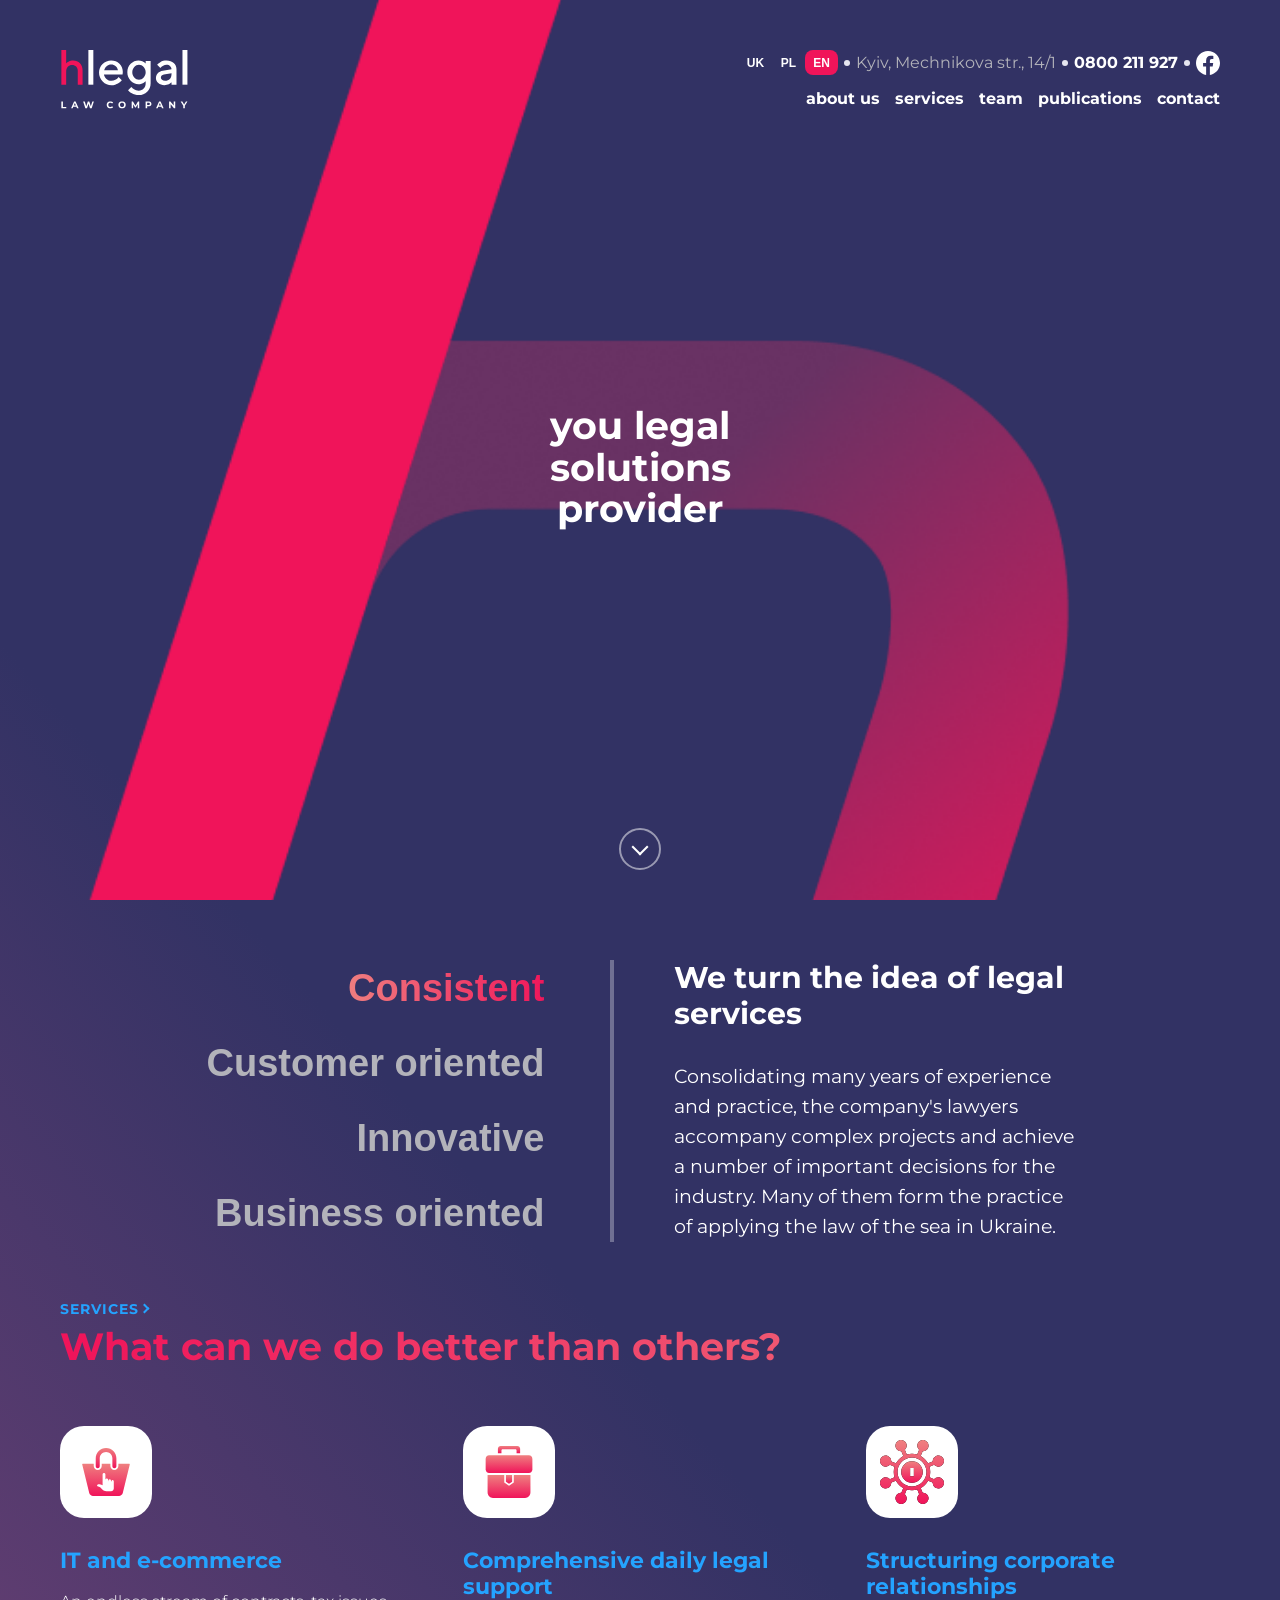
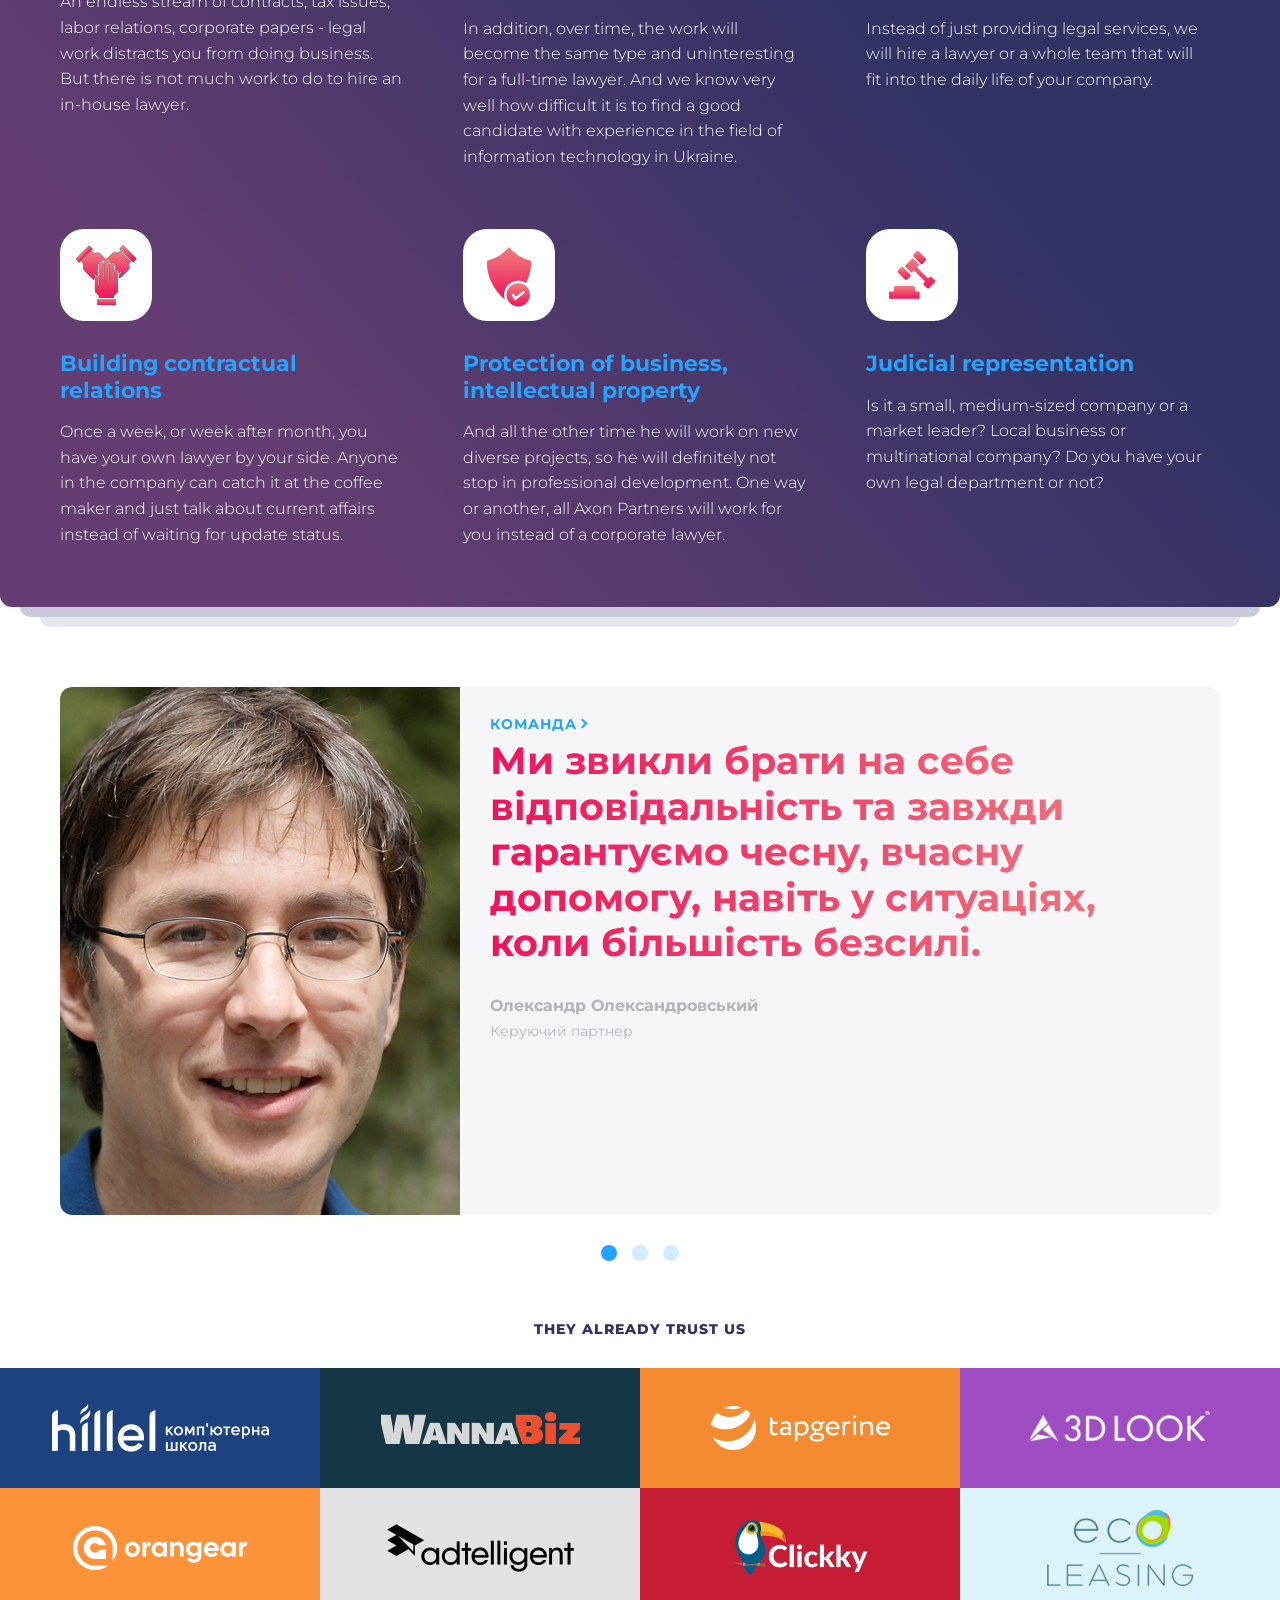
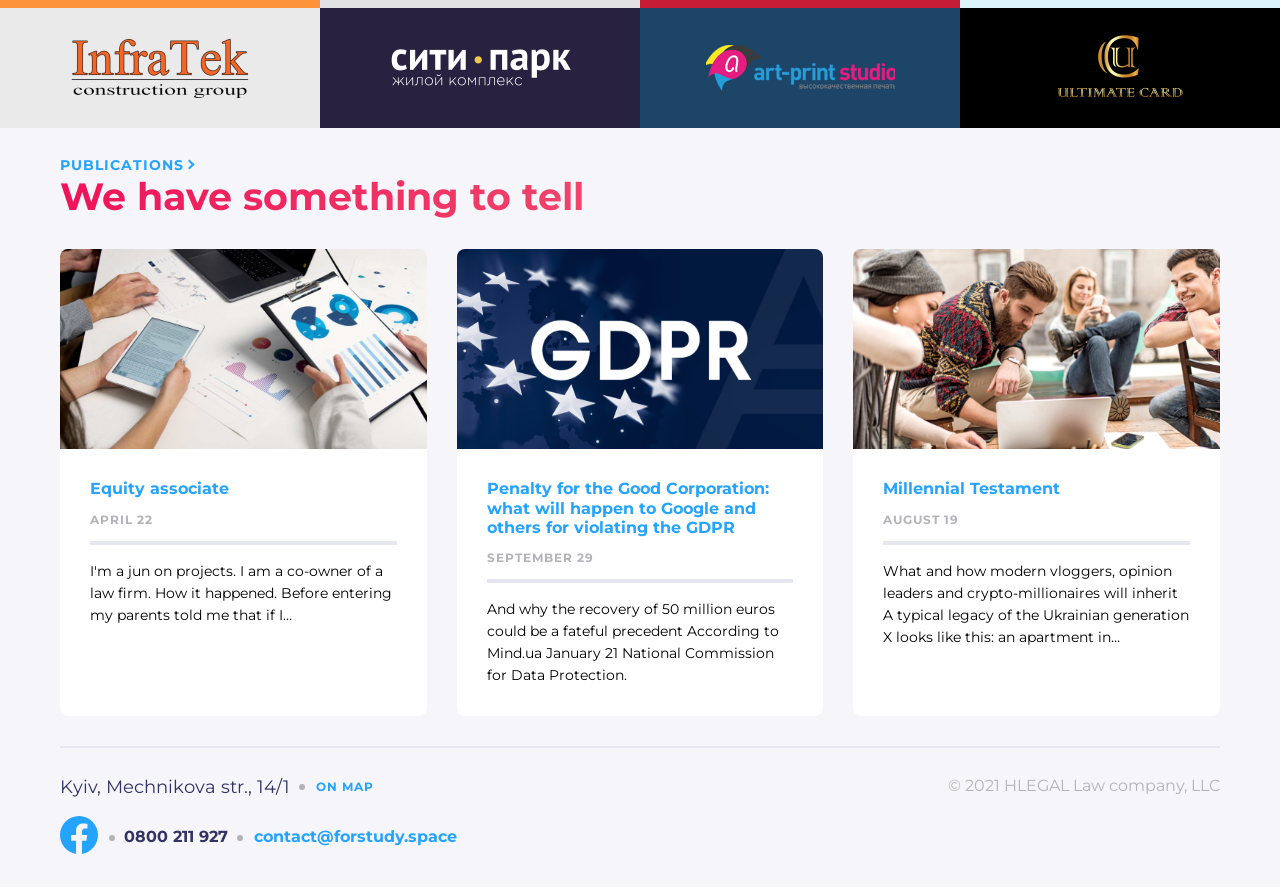
<file: index.html>
<!DOCTYPE html>
<html lang="en">

<head>
    <meta charset="UTF-8">
    <meta name="viewport" content="width=device-width, initial-scale=1.0">
    <title>hw-14</title>

    <link rel="stylesheet" href="css/index.css">
    <link rel="stylesheet" href="css/main-page.css">
    <script src="js/script.js"></script>
</head>

<body>
    <main>

        <div class="wrapper-gradient">

            <section class="hero">

                <header class="header-wrapper">
                    <div class="language-wrapper">
                        <div class="language">
                            <button>UK</button>
                            <button>PL</button>
                            <button class="active">EN</button>
                        </div>
                        <p class="header-address">Kyiv, Mechnikova str., 14/1</p>
                        <a class="header-tel" href="tel:0800211927">0800 211 927</a>
                        <a class="header-facebook" href="#">
                            <svg width="24" height="24">
                                <use href="/img/sprite.svg#facebook"></use>
                            </svg>
                        </a>

                    </div>

                    <div class="logo-wrapper">
                        <a href="/">
                            <img class="header-logo" src="img/logo.svg" alt="logo" />
                        </a>

                        <button class="burger-menu" id="menu">
                            <span></span>
                        </button>
                    </div>

                    <nav class="desktop-menu">
                        <ul class="header-menu">
                            <li><a href="/about.html" class="nav-link">about us</a></li>
                            <li><a href="/services.html" class="nav-link">services</a></li>
                            <li><a href="#" class="nav-link">team</a></li>
                            <li><a href="#" class="nav-link">publications</a></li>
                            <li><a href="/contact.html" class="nav-link">contact</a></li>
                        </ul>
                    </nav>

                </header>

                <h1>you legal solutions provider</h1>

                <button class="header-btn"></button>

                <div class="mobile-panel" id="panel">

                    <button class="close-btn" id="close-menu"></button>

                    <nav class="mobile-menu">
                        <ul>
                            <li><a href="/about.html" class="mobile-navlink">about us</a></li>
                            <li><a href="/services.html" class="mobile-navlink">послуги</a></li>
                            <li><a href="#" class="mobile-navlink">команда</a></li>
                            <li><a href="#" class="mobile-navlink active">публікації</a></li>
                            <li><a href="/contact.html" class="mobile-navlink">контакти</a></li>
                        </ul>
                    </nav>

                </div>

            </section>


            <section class="advantages">

                <ul class="btn-list">
                    <li><button class="active">Consistent</button></li>
                    <li><button>Customer oriented</button></li>
                    <li><button>Innovative</button></li>
                    <li><button>Business oriented</button></li>
                </ul>

                <span class="separator"></span>

                <div class="legal-services">

                    <h2>We turn the idea of legal services</h2>

                    <p>Consolidating many years of experience and practice, the company's lawyers accompany complex
                        projects
                        and achieve a number of important decisions for the industry. Many of them form the practice of
                        applying the law of the sea in Ukraine.</p>

                </div>

            </section>

            <section class="services">
                <a class="section-link link" href="#">Services</a>

                <h2 class="services-title text-gradient">What can we do better than others?</h2>

                <div class="services-card-wrapper">

                    <div class="services-card">
                        <div class="services-card-img-bg">
                            <svg width="64" height="64">
                                <use href="/img/sprite.svg#ecommerce"></use>
                            </svg>
                        </div>

                        <h3 class="services-card-title">IT and e-commerce</h3>
                        <p class="services-card-text">An endless stream of contracts, tax issues, labor relations,
                            corporate
                            papers - legal work distracts you from doing business. But there is not much work to do to
                            hire
                            an in-house lawyer.</p>

                    </div>

                    <div class="services-card">
                        <div class="services-card-img-bg">
                            <svg width="64" height="64">
                                <use href="/img/sprite.svg#support"></use>
                            </svg>
                        </div>

                        <h3 class="services-card-title">Comprehensive daily legal support</h3>

                        <p class="services-card-text">In addition, over time, the work will become the same type and
                            uninteresting for a full-time lawyer. And we know very well how difficult it is to find a
                            good
                            candidate with experience in the field of information technology in Ukraine.
                        </p>

                    </div>

                    <div class="services-card">
                        <div class="services-card-img-bg">
                            <svg width="64" height="64">
                                <use href="/img/sprite.svg#corporate"></use>
                            </svg>
                        </div>

                        <h3 class="services-card-title">Structuring corporate relationships</h3>

                        <p class="services-card-text">Instead of just providing legal services, we will hire a lawyer or
                            a whole team that will fit into the daily life of your company.
                        </p>

                    </div>

                    <div class="services-card">
                        <div class="services-card-img-bg">
                            <svg width="64" height="64">
                                <use href="/img/sprite.svg#trust"></use>
                            </svg>
                        </div>

                        <h3 class="services-card-title">Building contractual relations</h3>

                        <p class="services-card-text">Once a week, or week after month, you have your own lawyer by your
                            side. Anyone in the company can catch it at the coffee maker and just talk about current
                            affairs instead of waiting for update status.
                        </p>

                    </div>

                    <div class="services-card">
                        <div class="services-card-img-bg">
                            <svg width="64" height="64">
                                <use href="/img/sprite.svg#protection"></use>
                            </svg>
                        </div>

                        <h3 class="services-card-title">Protection of business, intellectual property</h3>

                        <p class="services-card-text">And all the other time he will work on new diverse projects, so he
                            will definitely not stop in professional development. One way or another, all Axon Partners
                            will work for you instead of a corporate lawyer.
                        </p>

                    </div>

                    <div class="services-card">
                        <div class="services-card-img-bg">
                            <svg width="64" height="64">
                                <use href="/img/sprite.svg#court"></use>
                            </svg>
                        </div>

                        <h3 class="services-card-title">Judicial representation</h3>

                        <p class="services-card-text">Is it a small, medium-sized company or a market leader? Local
                            business or multinational company? Do you have your own legal department or not?
                        </p>

                    </div>




                </div>

            </section>


        </div>

        <section class="team">

            <div class="team-card">

                <div class="team-photo"></div>

                <div class="team-text">

                    <a class="section-link link" href="#">команда</a>

                    <h3 class="team-title text-gradient">Ми звикли брати на себе відповідаль&shy;ність та завжди
                        гарантуємо чесну, вчасну допомогу, навіть у ситуаціях, коли більшість безсилі.</h3>

                    <p class="team-name">Олександр Олександровський</p>

                    <span class="team-position">Керуючий партнер</span>

                </div>

            </div>

            <div class="team-btn-wrapper">
                <button class="team-btn active"></button>
                <button class="team-btn"></button>
                <button class="team-btn"></button>
            </div>


        </section>

        <section class="clients">

            <p class="clients-text">They already trust us</p>

            <div class="clients-wrapper">
                <div class="hillel"><img width="217" height="48" src="img/clients/hillel.png" alt="hillel"></div>
                <div class="wanna-biz"><img width="199" height="32" src="img/clients/wannabiz.png" alt="wannabiz"></div>
                <div class="tapgerine"><img width="179" height="44" src="img/clients/tapgerine.png" alt="tapgerine">
                </div>
                <div class="dlook"><img width="180" height="42" src="img/clients/3dlook.png" alt="3dlook"></div>
                <div class="orangear"><img width="174" height="44" src="img/clients/orangear.png" alt="orangear"></div>
                <div class="adtelligent"><img width="187" height="48" src="img/clients/adtelligent.png"
                        alt="adtelligent"></div>
                <div class="clickky"><img width="138" height="61" src="img/clients/clickky.png" alt="clickky"></div>
                <div class="eco"><img width="146" height="76" src="img/clients/eco-leasing.png" alt="eco"></div>
                <div class="infratek"><img width="182" height="60" src="img/clients/ingratek.png" alt="infratek"></div>
                <div class="city"><img width="181" height="38" src="img/clients/city-par.png" alt="city"></div>
                <div class="artprint"><img width="189" height="46" src="img/clients/artprint.png" alt="artprint"></div>
                <div class="ultimate"><img width="152" height="95" src="img/clients/ultimatecard.png" alt="ultimate">
                </div>
            </div>
        </section>


        <section class="publications">

            <div class="publications-container">

                <a class="publications-link section-link link" href="#">Publications</a>

                <h2 class="publications-name text-gradient">We have something to tell</h2>

                <div class="publications-wrapper">

                    <div class="publications-card">

                        <div class="publications-card-img publications-img-april"></div>

                        <div class="publications-text-wrapper">

                            <h3 class="publications-text">Equity associate</h3>

                            <p class="publications-months">April 22</p>

                            <p class="publications-description">I'm a jun on projects. I am a co-owner of a law firm.
                                How it
                                happened. Before entering my parents told me that if I…</p>


                        </div>


                    </div>


                    <div class="publications-card">

                        <div class="publications-card-img publications-img-september"></div>

                        <div class="publications-text-wrapper">

                            <h3 class="publications-text">Penalty for the Good Corporation: what will happen to Google
                                and
                                others for violating the GDPR</h3>

                            <p class="publications-months">September 29</p>

                            <p class="publications-description">And why the recovery of 50 million euros could be a
                                fateful
                                precedent According to Mind.ua January 21 National Commission for Data Protection.</p>

                        </div>


                    </div>


                    <div class="publications-card">

                        <div class="publications-card-img publications-img-august"></div>

                        <div class="publications-text-wrapper">

                            <h3 class="publications-text">Millennial Testament</h3>

                            <p class="publications-months">August 19</p>

                            <p class="publications-description">What and how modern vloggers, opinion leaders and
                                crypto-millionaires will inherit A typical legacy of the Ukrainian generation X looks
                                like
                                this:
                                an apartment in…</p>

                        </div>


                    </div>


                </div>

            </div>

        </section>

        <footer>

            <div class="footer-wrapper">

                <span class="footer-separator"></span>


                <div class="footer-grid">

                    <div class="footer-item-address">

                        <p class="footer-address">Kyiv, Mechnikova str., 14/1</p>

                        <a class="footer-link link" href="#">On map</a>

                    </div>

                    <div class="footer-item-contacts">

                        <a class="footer-facebook" href="#">
                            <svg width="38" height="38">
                                <use href="/img/sprite.svg#facebook"></use>
                            </svg>
                        </a>

                        <a class="footer-tel" href="tel:0800211927">0800 211 927</a>

                        <a class="footer-mail link" href="mailto:contact@forstudy.space">contact@forstudy.space</a>

                    </div>

                    <p class="footer-item-copyright">© 2021 HLEGAL Law company, LLC</p>

                </div>



            </div>




        </footer>




    </main>







</body>

</html>
</file>
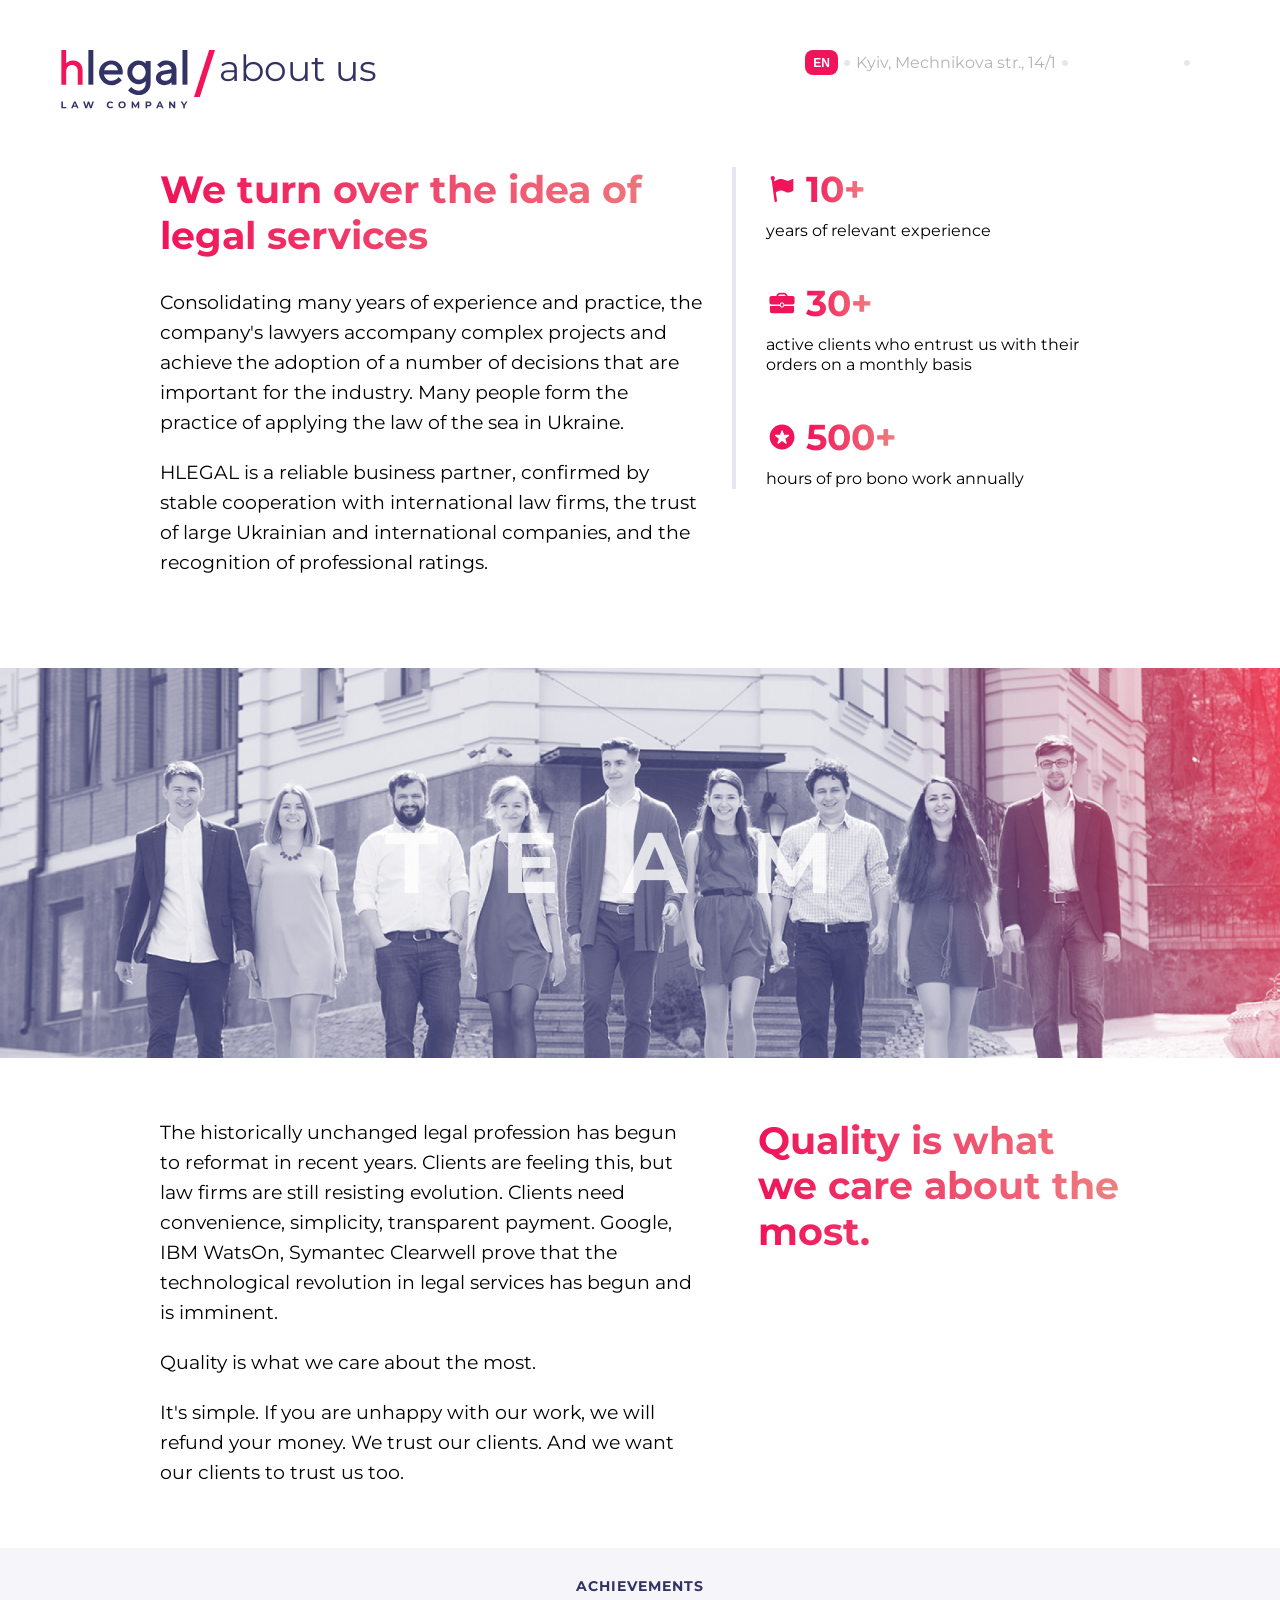
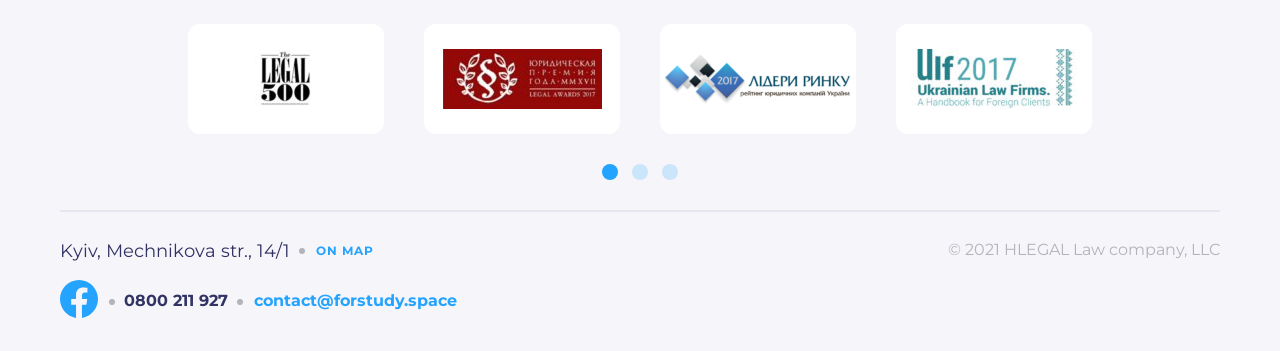
<file: about.html>
<!DOCTYPE html>
<html lang="en">

<head>
    <meta charset="UTF-8">
    <meta name="viewport" content="width=device-width, initial-scale=1.0">
    <title>About us</title>

    <link rel="stylesheet" href="css/index.css">
    <link rel="stylesheet" href="css/about.css">
    <script src="js/script.js"></script>
</head>

<body>

    <header class="header-wrapper">
        <div class="language-wrapper">
            <div class="language">
                <button>UK</button>
                <button>PL</button>
                <button class="active">EN</button>
            </div>
            <p class="header-address">Kyiv, Mechnikova str., 14/1</p>
            <a class="header-tel" href="tel:0800211927">0800 211 927</a>
            <a class="header-facebook" href="#">
                <svg width="24" height="24">
                    <use href="/img/sprite.svg#facebook"></use>
                </svg>
            </a>

        </div>

        <div class="logo-wrapper">

            <div class="logo-img-wrapper">
                <a href="/">
                    <img class="header-logo" src="img/logo-dark.svg" alt="logo" />
                </a>

                <svg class="logo-slash">
                    <use href="/img/sprite.svg#slash"></use>
                </svg>

                <span class="logo-text">about us</span>
            </div>

            <button class="burger-menu" id="menu">
                <span></span>
            </button>
        </div>

        <nav class="desktop-menu">
            <ul class="header-menu">
                <li><a href="#" class="nav-link">about us</a></li>
                <li><a href="/services.html" class="nav-link">services</a></li>
                <li><a href="#" class="nav-link">team</a></li>
                <li><a href="#" class="nav-link">publications</a></li>
                <li><a href="/contact.html" class="nav-link">contact</a></li>
            </ul>
        </nav>

    </header>

        <div class="mobile-panel" id="panel">

            <button class="close-btn" id="close-menu"></button>

            <nav class="mobile-menu">
                <ul>
                    <li><a href="#" class="mobile-navlink">about us</a></li>
                    <li><a href="/services.html" class="mobile-navlink">послуги</a></li>
                    <li><a href="#" class="mobile-navlink">команда</a></li>
                    <li><a href="#" class="mobile-navlink active">публікації</a></li>
                    <li><a href="/contact.html" class="mobile-navlink">контакти</a></li>
                </ul>
            </nav>


        </div>


    <main>


    

        <section class="section-main">

            <div>

                <h1 class="section-name text-gradient">We turn over the idea of legal services</h1>

                <p class="section-description">Consolidating many years of experience and practice, the company's
                    lawyers
                    accompany complex projects and achieve the adoption of a number of decisions that are important for
                    the
                    industry. Many people form the practice of applying the law of the sea in Ukraine.</p>

                <p class="section-description">HLEGAL is a reliable business partner, confirmed by stable cooperation
                    with
                    international law firms, the trust of large Ukrainian and international companies, and the
                    recognition
                    of
                    professional ratings.</p>

            </div>


            <div class="svg-card-wrapper">

                <div class="svg-card">

                    <svg width="32" height="32" class="img-card">
                        <use href="/img/sprite.svg#flag"></use>
                    </svg>

                    <span class="card-namber text-gradient">10+</span>

                    <p class="card-text">years of relevant experience</p>

                </div>

                <div class="svg-card">

                    <svg width="32" height="32" class="img-card">
                        <use href="/img/sprite.svg#case"></use>
                    </svg>

                    <span class="card-namber text-gradient">30+</span>

                    <p class="card-text">active clients who entrust us with their orders on a monthly basis</p>

                </div>

                <div class="svg-card">

                    <svg width="32" height="32" class="img-card">
                        <use href="/img/sprite.svg#star"></use>
                    </svg>

                    <span class="card-namber text-gradient">500+</span>

                    <p class="card-text">hours of pro bono work annually</p>

                </div>


            </div>


        </section>

        <div class="bg-img-span">

            <span class="bg-span">Team</span>
            <img class="bg-img" src="/img/Team-bg.png" alt="Team">

        </div>


        <section class="quality">

            <div class="quality-text-wrapper">

                <p class="quality-paragraph">The historically unchanged legal profession has begun to reformat in recent
                    years.
                    Clients
                    are feeling this, but law firms are still resisting evolution. Clients need convenience, simplicity,
                    transparent payment. Google, IBM WatsOn, Symantec Clearwell prove that the technological revolution
                    in
                    legal
                    services has begun and is imminent.</p>

                <p class="quality-paragraph">Quality is what we care about the most.</p>

                <p class="quality-paragraph">It's simple. If you are unhappy with our work, we will refund your money.
                    We
                    trust our
                    clients. And we want our clients to trust us too.</p>

            </div>

            <h2 class="quality-title text-gradient">Quality is what we care about the most.</h2>

        </section>

        <section class="achievements">

            <h3 class="achievements-text">achievements</h3>


            <div class="achievements-wrapper">

                <div class="achievements-bg">

                    <img class="achievements-img-legal-500" src="/img/legal-500.png" alt="legal-500">

                </div>

                <div class="achievements-bg">

                    <img class="achievements-img-legal-2017" src="/img/legal-2017.png" alt="legal-2017">

                </div>

                <div class="achievements-bg">

                    <img class="achievements-img-leader-2017" src="/img/leader-2017.png" alt="leader-2017">

                </div>

                <div class="achievements-bg">

                    <img class="achievements-img-ulf-2017" src="/img/ulf-2017.png" alt="ulf-2017">

                </div>


            </div>



            <div class="achievements-btn-wrapper">

                <button class="achievements-btn active"></button>
                <button class="achievements-btn"></button>
                <button class="achievements-btn"></button>
                <button class="achievements-btn"></button>
                <button class="achievements-btn"></button>
                <button class="achievements-btn"></button>

            </div>


        </section>

    </main>

    <footer>

        <div class="footer-wrapper">

            <span class="footer-separator"></span>


            <div class="footer-grid">

                <div class="footer-item-address">

                    <p class="footer-address">Kyiv, Mechnikova str., 14/1</p>

                    <a class="footer-link link" href="#">On map</a>

                </div>

                <div class="footer-item-contacts">

                    <a class="footer-facebook" href="#">
                        <svg width="38" height="38">
                            <use href="/img/sprite.svg#facebook"></use>
                        </svg>
                    </a>

                    <a class="footer-tel" href="tel:0800211927">0800 211 927</a>

                    <a class="footer-mail link" href="mailto:contact@forstudy.space">contact@forstudy.space</a>

                </div>

                <p class="footer-item-copyright">© 2021 HLEGAL Law company, LLC</p>

            </div>



        </div>

    </footer>



</body>

</html>
</file>
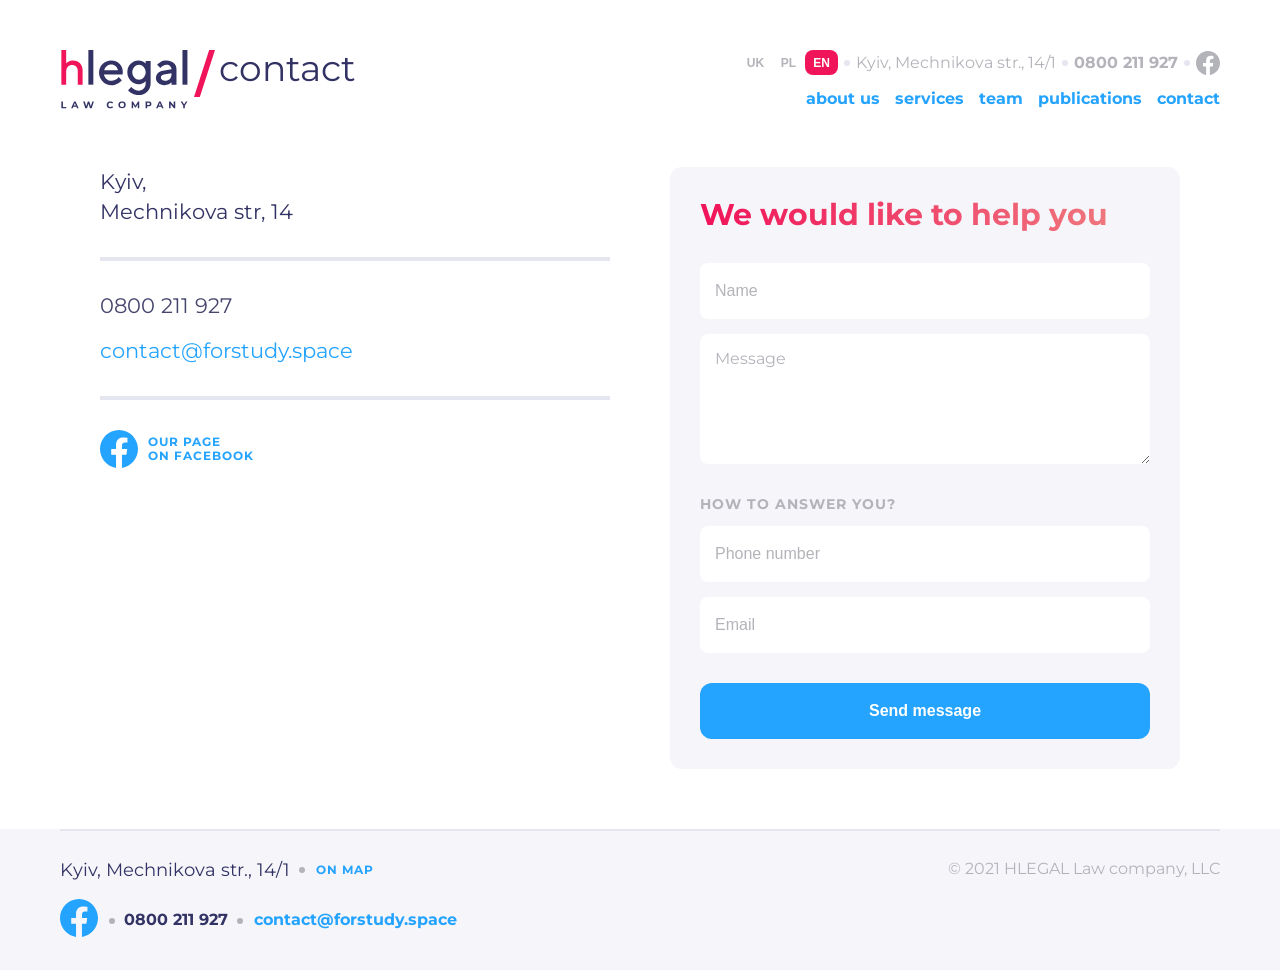
<file: contact.html>
<!DOCTYPE html>
<html lang="en">

<head>
    <meta charset="UTF-8">
    <meta name="viewport" content="width=device-width, initial-scale=1.0">
    <title>Contact</title>

    <link rel="stylesheet" href="css/index.css">
    <link rel="stylesheet" href="css/contact.css">
    <script src="js/script.js"></script>

</head>

<body>
    <header class="header-wrapper">
        <div class="language-wrapper">
            <div class="language">
                <button>UK</button>
                <button>PL</button>
                <button class="active">EN</button>
            </div>
            <p class="header-address">Kyiv, Mechnikova str., 14/1</p>
            <a class="header-tel" href="tel:0800211927">0800 211 927</a>
            <a class="header-facebook" href="#">
                <svg width="24" height="24">
                    <use href="/img/sprite.svg#facebook"></use>
                </svg>
            </a>

        </div>

        <div class="logo-wrapper">

            <div class="logo-img-wrapper">
                <a href="/">
                    <img class="header-logo" src="img/logo-dark.svg" alt="logo" />
                </a>

                <svg class="logo-slash">
                    <use href="/img/sprite.svg#slash"></use>
                </svg>

                <span class="logo-text">contact</span>
            </div>

            <button class="burger-menu" id="menu">
                <span></span>
            </button>
        </div>

        <nav class="desktop-menu">
            <ul class="header-menu">
                <li><a href="/about.html" class="nav-link">about us</a></li>
                <li><a href="/services.html" class="nav-link">services</a></li>
                <li><a href="#" class="nav-link">team</a></li>
                <li><a href="#" class="nav-link">publications</a></li>
                <li><a href="/contact.html" class="nav-link">contact</a></li>
            </ul>
        </nav>

    </header>

    <div class="mobile-panel" id="panel">

        <button class="close-btn" id="close-menu"></button>

        <nav class="mobile-menu">
            <ul>
                <li><a href="#" class="mobile-navlink">about us</a></li>
                <li><a href="/services.html" class="mobile-navlink">послуги</a></li>
                <li><a href="#" class="mobile-navlink">команда</a></li>
                <li><a href="#" class="mobile-navlink active">публікації</a></li>
                <li><a href="/contact.html" class="mobile-navlink">контакти</a></li>
            </ul>
        </nav>


    </div>

    <section class="contact-container">

        <div class="address-container">

            <span class="address-contact">Kyiv,<br> Mechnikova str, 14</span>

            <span class="address-border"></span>

            <span class="address-namber">0800 211 927</span>

            <a class="address-Link" href="mailto:contact@forstudy.space">contact@forstudy.space</a>

            <span class="address-border"></span>


            <a class="address-facebook" href="#">
                <svg width="38" height="38">
                    <use href="/img/sprite.svg#facebook"></use>
                </svg>

                <span class="address-page">Our page <br> on facebook</span>

            </a>



        </div>


        <form class="form-container" action="">


            <h1 class="form-title text-gradient">We would like to help you</h1>

            <input class="form-input" type="text" placeholder="Name">


            <textarea class="form-message form-input" placeholder="Message" id=""></textarea>

            <p class="form-text">How to answer you?</p>

            <input class="form-input" type="tel" placeholder="Phone number">

            <input class="form-input" type="email" placeholder="Email">

            <button class="form-btn">Send message</button>


        </form>


    </section>


        <footer>

        <div class="footer-wrapper">

            <span class="footer-separator"></span>


            <div class="footer-grid">

                <div class="footer-item-address">

                    <p class="footer-address">Kyiv, Mechnikova str., 14/1</p>

                    <a class="footer-link link" href="#">On map</a>

                </div>

                <div class="footer-item-contacts">

                    <a class="footer-facebook" href="#">
                        <svg width="38" height="38">
                            <use href="/img/sprite.svg#facebook"></use>
                        </svg>
                    </a>

                    <a class="footer-tel" href="tel:0800211927">0800 211 927</a>

                    <a class="footer-mail link" href="mailto:contact@forstudy.space">contact@forstudy.space</a>

                </div>

                <p class="footer-item-copyright">© 2021 HLEGAL Law company, LLC</p>

            </div>



        </div>

    </footer>









</body>

</html>
</file>
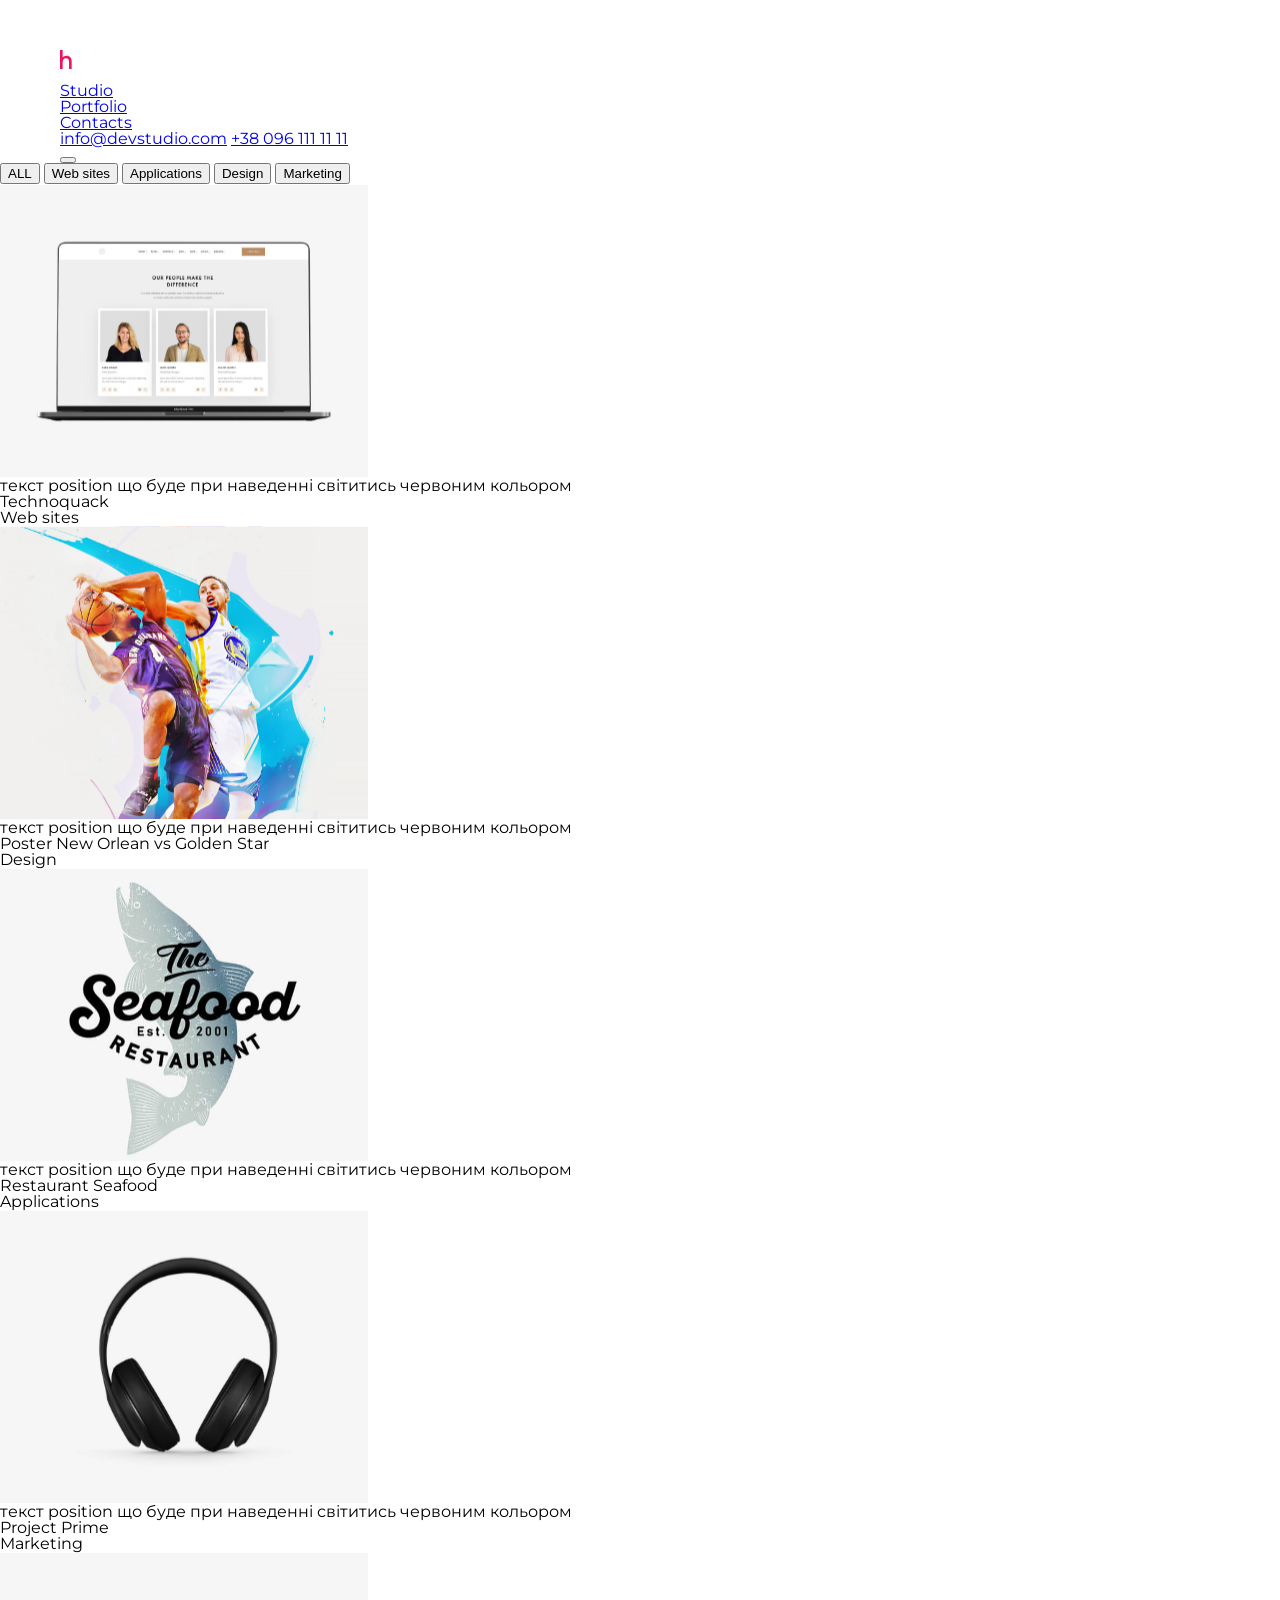
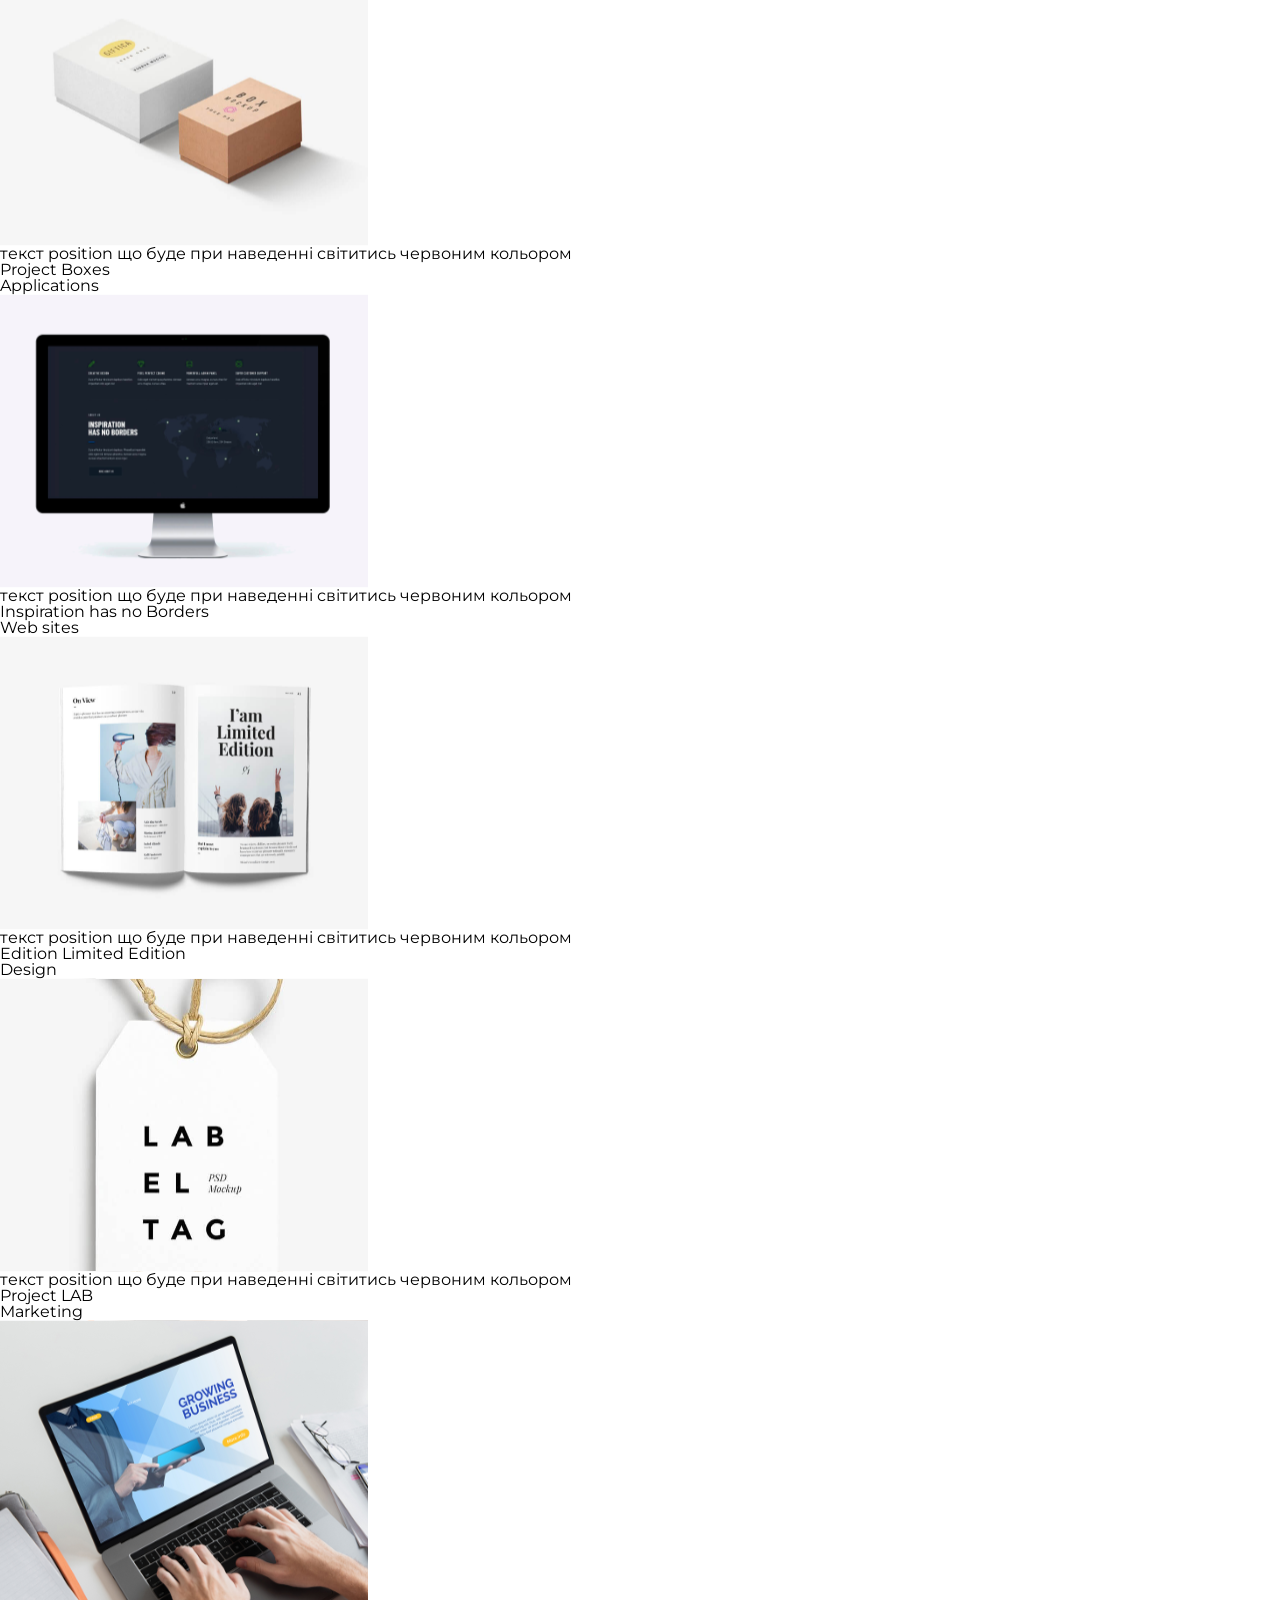
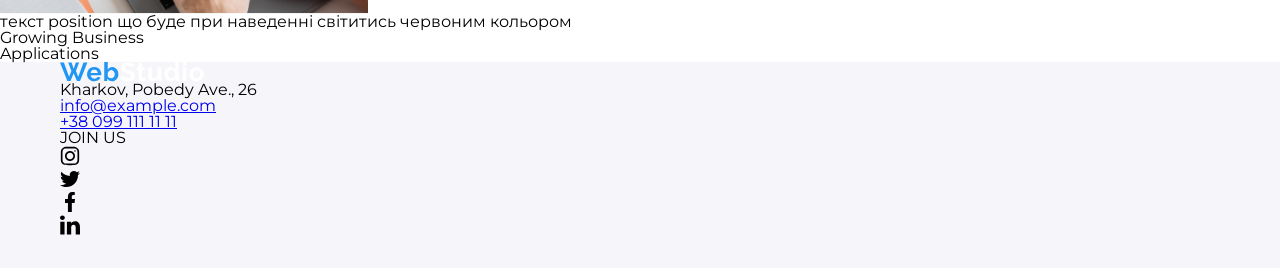
<file: portfolio.html>
<!DOCTYPE html>
<html lang="en">

<head>
    <meta charset="UTF-8">
    <meta name="viewport" content="width=device-width, initial-scale=1.0">
    <title>hw-13</title>
    <link rel="stylesheet" href="css/reset.css">
    <link rel="stylesheet" href="css/index.css">
</head>


<body>

    <header>
        <div class="header container">
            <img src="img/logo.svg" alt="logo" class="logo">
            <ul class="menu">
                <li class="m-studio">
                    <a href="./index.html">Studio</a>
                </li>
                <li class="m-portfomlio">
                    <a href="./portfolio.html">Portfolio</a>
                </li>
                <li class="m-contacts">
                    <a href="#">Contacts</a>
                </li>
            </ul>

            <div class="contacts">
                <a class="info-1" href="mailto:info@devstudio.com">info@devstudio.com</a>
                <a href="tel:+380961111111">+38 096 111 11 11</a>
            </div>

            <button class="menu-mobile">
                <span></span>
            </button>
        </div>
    </header>



    <section>
        <div class="container-key container">
            <button class="btn-filter active">ALL</button>
            <button class="btn-filter">Web sites</button>
            <button class="btn-filter">Applications</button>
            <button class="btn-filter">Design</button>
            <button class="btn-filter">Marketing</button>
        </div>


        <div class="portfolio-container container">

            <div class="container-card">

                <div class="class-imag">
                    <img width="368" height="294" src="img/piple.svg" alt="piple">
                    <div class="text-position">текст position що буде при наведенні світитись червоним кольором </div>
                </div>

                <div class="class-text">
                    <h3>Technoquack</h3>
                    <p>Web sites</p>
                </div>

            </div>

            <div class="container-card">

                <div class="class-imag">
                    <img width="368" height="294" src="img/boll.svg" alt="boll">
                    <div class="text-position">текст position що буде при наведенні світитись червоним кольором </div>
                </div>

                <div class="class-text">
                    <h3>Poster New Orlean vs Golden Star</h3>
                    <p>Design</p>
                </div>

            </div>

            <div class="container-card">
                <div class="class-imag">
                    <img width="368" height="294" src="img/fish (2).svg" alt="fish">
                    <div class="text-position">текст position що буде при наведенні світитись червоним кольором </div>
                </div>

                <div class="class-text">
                    <h3>Restaurant Seafood</h3>
                    <p>Applications</p>
                </div>
            </div>


            <div class="container-card">

                <div class="class-imag">
                    <img width="368" height="294" src="img/music.svg" alt="music">
                    <div class="text-position">текст position що буде при наведенні світитись червоним кольором </div>

                </div>
                <div class="class-text">
                    <h3>Project Prime</h3>
                    <p>Marketing</p>
                </div>
            </div>

            <div class="container-card">

                <div class="class-imag">
                    <img width="368" height="294" src="img/img box (1).svg" alt="box">
                    <div class="text-position">текст position що буде при наведенні світитись червоним кольором </div>
                </div>

                <div class="class-text">
                    <h3>Project Boxes</h3>
                    <p>Applications</p>
                </div>
            </div>

            <div class="container-card">
                <div class="class-imag">
                    <img width="368" height="294" src="img/img screen (2).svg" alt="screen">
                    <div class="text-position">текст position що буде при наведенні світитись червоним кольором </div>

                </div>

                <div class="class-text">
                    <h3>Inspiration has no Borders</h3>
                    <p>Web sites</p>
                </div>

            </div>


            <div class="container-card">
                <div class="class-imag">
                    <img width="368" height="294" src="img/img book.svg" alt="book">
                    <div class="text-position">текст position що буде при наведенні світитись червоним кольором </div>

                </div>

                <div class="class-text">
                    <h3>Edition Limited Edition</h3>
                    <p>Design</p>
                </div>
            </div>

            <div class="container-card">

                <div class="class-imag">
                    <img width="368" height="294" src="img/img lab(1).svg" alt="lab">
                    <div class="text-position">текст position що буде при наведенні світитись червоним кольором </div>
                </div>

                <div class="class-text">
                    <h3>Project LAB</h3>
                    <p>Marketing</p>
                </div>
            </div>

            <div class="container-card">
                <div class="class-imag">
                    <img width="368" height="294" src="img/img macbook(2).svg" alt="macbook">
                    <div class="text-position">текст position що буде при наведенні світитись червоним кольором </div>

                </div>

                <div class="class-text">
                    <h3>Growing Business</h3>
                    <p>Applications</p>
                </div>
            </div>

        </div>
    </section>



    <footer class="inform">
        <div class="container container-footer">


            <div>
                <img src="img/WebStudio wite.svg" alt="logo" class="logo-footer">

                <div class="address">

                    <div class="address">
                        <p>Kharkov, Pobedy Ave., 26</p>
                    </div>
                    <div class="com">
                        <a href="mailto:info@example.com">info@example.com</a>
                    </div>
                    <div class="number">
                        <a href="tel:+380991111111">+38 099 111 11 11</a>
                    </div>

                </div>





            </div>


            <div class="social-list-wrapper">
                <h2 class="heading-footer">JOIN US</h2>


                <ul class="social-list social-list-footer">
                    <li>
                        <a href="#">

                            <svg class="social-svg" width="20" height="20">
                                <use href="/img/social-sprite.svg#instagram"></use>
                            </svg>
                        </a>
                    </li>

                    <li><a href="#">
                            <svg class="social-svg" width="20" height="20">
                                <use href="/img/social-sprite.svg#twitter"></use>
                            </svg>
                        </a></li>

                    <li><a href="#">
                            <svg class="social-svg" width="20" height="20">
                                <use href="/img/social-sprite.svg#facebook"></use>
                            </svg>

                        </a></li>

                    <li><a href="#">
                            <svg class="social-svg" width="20" height="20">
                                <use href="/img/social-sprite.svg#in"></use>
                            </svg>
                        </a></li>
                </ul>


            </div>





    </footer>








</body>

</html>
</file>
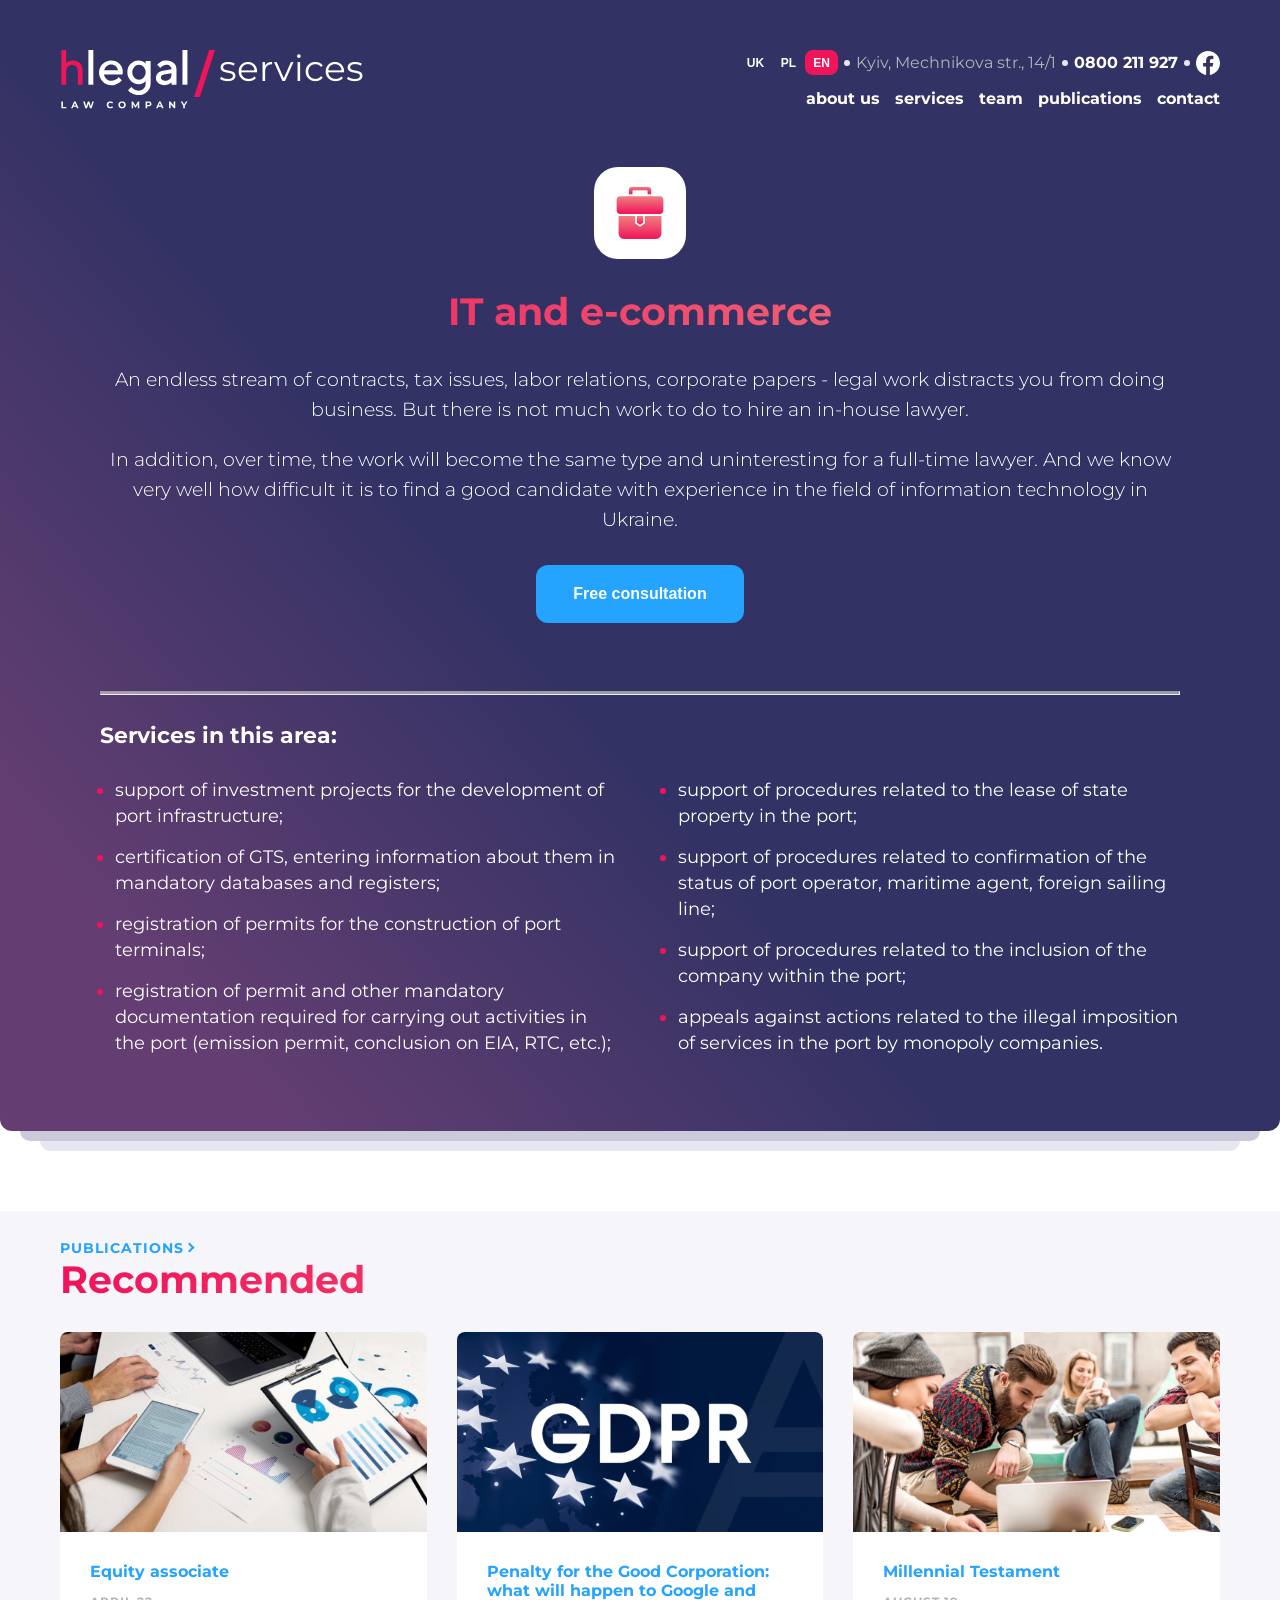
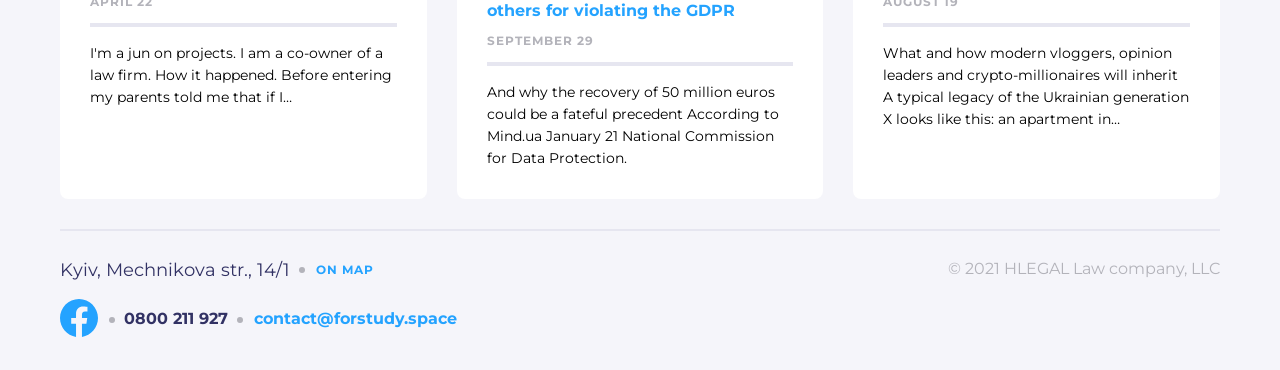
<file: services.html>
<!DOCTYPE html>
<html lang="en">

<head>
    <meta charset="UTF-8">
    <meta name="viewport" content="width=device-width, initial-scale=1.0">
    <title>Services</title>

    <link rel="stylesheet" href="css/index.css">
    <link rel="stylesheet" href="css/services.css">
    <script src="js/script.js"></script>
</head>

<body>
    <main>
        <div class="wrapper-gradient">

            <header class="header-wrapper">
                <div class="language-wrapper">
                    <div class="language">
                        <button>UK</button>
                        <button>PL</button>
                        <button class="active">EN</button>
                    </div>
                    <p class="header-address">Kyiv, Mechnikova str., 14/1</p>
                    <a class="header-tel" href="tel:0800211927">0800 211 927</a>
                    <a class="header-facebook" href="#">
                        <svg width="24" height="24">
                            <use href="/img/sprite.svg#facebook"></use>
                        </svg>
                    </a>

                </div>

                <div class="logo-wrapper">

                    <div class="logo-img-wrapper">
                        <a href="/">
                            <img class="header-logo" src="img/logo.svg" alt="logo" />
                        </a>

                        <svg class="logo-slash">
                            <use href="/img/sprite.svg#slash"></use>
                        </svg>

                        <span class="logo-text">services</span>
                    </div>

                    <button class="burger-menu" id="menu">
                        <span></span>
                    </button>
                </div>

                <nav class="desktop-menu">
                    <ul class="header-menu">
                        <li><a href="/about.html" class="nav-link">about us</a></li>
                        <li><a href="#" class="nav-link">services</a></li>
                        <li><a href="#" class="nav-link">team</a></li>
                        <li><a href="#" class="nav-link">publications</a></li>
                        <li><a href="/contact.html" class="nav-link">contact</a></li>
                    </ul>
                </nav>

            </header>

            <div class="mobile-panel" id="panel">

                <button class="close-btn" id="close-menu"></button>

                <nav class="mobile-menu">
                    <ul>
                        <li><a href="/about.html" class="mobile-navlink">about us</a></li>
                        <li><a href="#" class="mobile-navlink">послуги</a></li>
                        <li><a href="#" class="mobile-navlink">команда</a></li>
                        <li><a href="#" class="mobile-navlink active">публікації</a></li>
                        <li><a href="/contact.html" class="mobile-navlink">контакти</a></li>
                    </ul>
                </nav>


            </div>

            <section class="ecommerce">

                <div class="ecommerce-img">
                    <svg width="64" height="64">
                        <use href="/img/sprite.svg#support"></use>
                    </svg>
                </div>

                <h2 class="ecommerce-title text-gradient">IT and e-commerce</h2>

                <p class="ecommerce-text">An endless stream of contracts, tax issues, labor relations, corporate papers
                    -
                    legal work distracts you from doing business. But there is not much work to do to hire an in-house
                    lawyer.</p>

                <p class="ecommerce-text">In addition, over time, the work will become the same type and uninteresting
                    for a full-time lawyer.
                    And we know very well how difficult it is to find a good candidate with experience in the field of
                    information technology in Ukraine.</p>

                <button class="ecommerce-btn">Free consultation</button>

            </section>

            <section class="services-section">

                <hr class="services-section-separator">

                <h2 class="services-section-title">Services in this area:</h2>

                <ul class="services-section-list">
                    <li class="services-list-item">support of investment projects for the development of port
                        infrastructure;</li>
                    <li class="services-list-item">certification of GTS, entering information about them in mandatory
                        databases and registers;</li>
                    <li class="services-list-item">registration of permits for the construction of port terminals;</li>
                    <li class="services-list-item">registration of permit and other mandatory documentation required for
                        carrying out activities in the port (emission permit, conclusion on EIA, RTC, etc.);</li>
                    <li class="services-list-item">support of procedures related to the lease of state property in the
                        port;</li>
                    <li class="services-list-item">support of procedures related to confirmation of the status of port
                        operator, maritime agent, foreign sailing line;</li>
                    <li class="services-list-item">support of procedures related to the inclusion of the company within
                        the port;</li>
                    <li class="services-list-item">appeals against actions related to the illegal imposition of services
                        in the port by monopoly companies.</li>
                </ul>

            </section>


        </div>




        <section class="publications">

            <div class="publications-container">

                <a class="publications-link section-link link" href="#">Publications</a>

                <h2 class="publications-name text-gradient">Recommended</h2>

                <div class="publications-wrapper">

                    <div class="publications-card">

                        <div class="publications-card-img publications-img-april"></div>

                        <div class="publications-text-wrapper">

                            <h3 class="publications-text">Equity associate</h3>

                            <p class="publications-months">April 22</p>

                            <p class="publications-description">I'm a jun on projects. I am a co-owner of a law firm.
                                How it
                                happened. Before entering my parents told me that if I…</p>


                        </div>


                    </div>


                    <div class="publications-card">

                        <div class="publications-card-img publications-img-september"></div>

                        <div class="publications-text-wrapper">

                            <h3 class="publications-text">Penalty for the Good Corporation: what will happen to Google
                                and
                                others for violating the GDPR</h3>

                            <p class="publications-months">September 29</p>

                            <p class="publications-description">And why the recovery of 50 million euros could be a
                                fateful
                                precedent According to Mind.ua January 21 National Commission for Data Protection.</p>

                        </div>


                    </div>


                    <div class="publications-card">

                        <div class="publications-card-img publications-img-august"></div>

                        <div class="publications-text-wrapper">

                            <h3 class="publications-text">Millennial Testament</h3>

                            <p class="publications-months">August 19</p>

                            <p class="publications-description">What and how modern vloggers, opinion leaders and
                                crypto-millionaires will inherit A typical legacy of the Ukrainian generation X looks
                                like
                                this:
                                an apartment in…</p>

                        </div>


                    </div>


                </div>

            </div>

        </section>

        <footer>

            <div class="footer-wrapper">

                <span class="footer-separator"></span>


                <div class="footer-grid">

                    <div class="footer-item-address">

                        <p class="footer-address">Kyiv, Mechnikova str., 14/1</p>

                        <a class="footer-link link" href="#">On map</a>

                    </div>

                    <div class="footer-item-contacts">

                        <a class="footer-facebook" href="#">
                            <svg width="38" height="38">
                                <use href="/img/sprite.svg#facebook"></use>
                            </svg>
                        </a>

                        <a class="footer-tel" href="tel:0800211927">0800 211 927</a>

                        <a class="footer-mail link" href="mailto:contact@forstudy.space">contact@forstudy.space</a>

                    </div>

                    <p class="footer-item-copyright">© 2021 HLEGAL Law company, LLC</p>

                </div>



            </div>




        </footer>




    </main>

</body>

</html>
</file>
<file: css/index.css>
@import url('https://fonts.googleapis.com/css2?family=Montserrat:ital,wght@0,100..900;1,100..900&display=swap');
@import url('reset.css');
@import url('global.css');
</file>
<file: css/main-page.css>
/* hero */

.hero {
    max-width: 1920px;
    margin: 0 auto;
    height: 100vh;
    padding-bottom: 30px;
    display: flex;
    flex-direction: column;
    justify-content: space-between;
    background: url(/img/header-bg.png);
    background-position: center;
    background-size: cover;
}

h1 {
    text-align: center;
    font-weight: 700;
    font-size: 38px;
    line-height: 110%;
    color: white;
    width: 315px;
    margin: 0 auto;
}

.header-btn {
    width: 42px;
    height: 42px;
    border-radius: 100%;
    background: none;
    border: 2px solid rgba(255, 255, 255, 0.5);
    display: block;
    margin: 0 auto;
}

.header-btn:hover {
    border-color: var(--accent-color);
}

.header-btn:after {
    content: '';
    width: 10px;
    height: 10px;
    border-right: 2px solid white;
    border-bottom: 2px solid white;
    transform: rotate(45deg); /*Повертає на 45 градусів для ефекту галочки */
    display: inline-block;
}

.header-btn:hover:after {
    border-color: var(--accent-color);
}


/* advantages  */

.advantages {
    overflow: hidden;
}

.btn-list {
    display: flex;
    gap: 30px;
    padding: 30px;
    overflow: auto;

}

.btn-list button {
    border: none;
    background: none;
    color: var(--color-grey-text);
    white-space: nowrap;
    font-weight: 700;
    font-size: 30px;
}

.btn-list button:hover {
    color: var(--accent-color);
}

.btn-list button.active {
    background: linear-gradient(90.13deg, #EF8080 0.84%, #F0145A 99.96%);
    -webkit-background-clip: text;
    background-clip: text;
    -webkit-text-fill-color: transparent;
}

.legal-services {
    padding: 34px 30px 30px;

}

.separator {
    display: block;
    height: 4px;
    background: rgba(255, 255, 255, 0.3);
    margin: 0 30px;

}

.legal-services h2 {
    font-weight: 700;
    font-size: 20px;
    color: white;
    margin-bottom: 30px;
    line-height: 1.2;
}

.legal-services p {
    font-weight: 400;
    font-size: 19px;
    color: #FFFFFF;
    line-height: 30px;
}

/* services */

.services {
    padding: 0 30px 60px;
    max-width: 1920px;
    margin: 0 auto;
}

.services-title {
    margin-top: 10px;
    font-weight: 700;
    font-size: 30px;
    margin-bottom: 30px;
}

.services-card-wrapper {
    display: flex;
    flex-direction: column;
    gap: 30px;
}

.services-card-img-bg {
    display: flex;
    justify-content: center;
    align-items: center;
    background-color: white;
    border-radius: 24px;
    width: 92px;
    height: 92px;
}

.services-card-title {
    line-height: 1.2;
    margin-top: 30px;
    margin-bottom: 15px;
    font-weight: 700;
    font-size: 22px;
    color: var(--active-color-regular);
}

.services-card-text {
    font-weight: 300;
    font-size: 16px;
    color: white;
    line-height: 1.6;
}


/* section team  */

.team {
    padding: 50px 30px 60px;

}

.team-card {
    max-width: 500px;
    margin: 0 auto;
    border-radius: 12px;
    overflow: hidden;

}

.team-photo {
    background-image: url("/img/team-olex.jpg");
    background-position: center;
    height: 500px;

}

.team-text {
    padding: 30px;
    background: var(--color-grey-bg);
}

.team-title {
    margin-top: 5px;
    margin-bottom: 30px;
    font-weight: 700;
    font-size: 30px;
    line-height: 1.2;
}

.team-name {
    font-weight: 700;
    font-size: 16px;
    color: var(--color-grey-text);
    margin-bottom: 6px;
    line-height: 1.2;
}

.team-position {
    color: var(--color-grey-text);
    font-size: 14px;
    line-height: 1.5;
}

.team-btn-wrapper {
    margin-top: 30px;
    display: flex;
    justify-content: center;
    gap: 15px;
}

.team-btn {
    width: 16px;
    height: 16px;
    background-color: var(--active-color-regular);
    border-radius: 100%;
    border: none;
    opacity: 20%;
}

.team-btn.active,
.team-btn:active {
    opacity: 100%;
}

.team-btn:not(.active):hover {
    opacity: 60%;
}


/* clients */

.clients-text {
    text-align: center;
    text-transform: uppercase;
    font-weight: 800;
    font-size: 14px;
    letter-spacing: 1px;
    color: var(--main-color);
    margin-bottom: 30px;
    line-height: 1.2;
}

.clients-wrapper div {
    height: 120px;
    justify-content: center;
    align-items: center;
}

.hillel {
    display: flex;
    background: rgba(28, 66, 128, 1);
}

.wanna-biz {
    display: flex;
    background: rgba(20, 54, 70, 1);
}

.tapgerine {
    background: #F48B30;
    display: flex;

}

.dlook {
    display: flex;
    background: rgba(158, 77, 195, 1);
}

.orangear {
    display: flex;
    background: rgba(253, 147, 57, 1);
}

.adtelligent {
    display: flex;
    background: rgba(226, 226, 228, 1);
}

.clickky {
    background: rgba(199, 28, 54, 1);
    display: none;
}

.eco {
    background: rgba(220, 243, 249, 1);
    display: none;
}

.infratek {
    background: rgba(234, 234, 234, 1);
    display: none;
}

.city {
    background: rgba(40, 34, 64, 1);
    display: none;
}

.artprint {
    background: rgba(29, 69, 104, 1);
    display: none;
}

.ultimate {
    background: rgba(0, 0, 0, 1);
    display: none;
}


/* publications */


.publications {
    background-color: var(--color-grey-bg);
    padding: 30px;
}

.publications-container {
    max-width: 1600px;
    margin: 0 auto;
}

.publications-link {
    margin-bottom: 5px;
}

.publications-name {
    font-weight: 700;
    font-size: 30px;
    margin-bottom: 30px;
    line-height: 1.2;
}

.publications-wrapper {
    display: flex;
    flex-direction: column;
    align-items: center;
    gap: 30px;
}

.publications-card {
    max-width: 500px;
    border-radius: 8px;
    overflow: hidden;
    background-color: #fff;
}

.publications-card-img {
    background-size: cover;
    background-position: center;
    height: 200px;
    width: 100%;
}

.publications-img-april {
    background-image: url(/img/publication-april.jpg);
}

.publications-img-september {
    background-image: url(/img/publication-september.jpg);
}

.publications-img-august {
    background-image: url(/img/publication-august.jpg);
}

.publications-text-wrapper {
    padding: 30px;
}

.publications-text {
    margin-bottom: 15px;
    color: var(--active-color-regular);
    font-weight: 700;
    font-size: 16px;
    line-height: 1.2;
}

.publications-months {
    margin-bottom: 15px;
    font-weight: 700;
    font-size: 12px;
    text-transform: uppercase;
    color: var(--color-grey-text);
    letter-spacing: 1px;
}

.publications-description {
    border-top: 4px solid var(--color-grey-separator);
    padding-top: 15px;
    font-weight: 400;
    font-size: 14px;
    line-height: 22px;
    color: #000000;
}


@media (min-width: 768px) {

    /* advantages */
    .btn-list {
        padding: 60px;
    }

    .btn-list button {
        font-size: 38px;
    }

    .legal-services {
        padding: 64px 60px 60px;
    }

    .legal-services h2 {
        font-size: 30px;
    }

    .separator {
        margin: 0 60px;
    }

    .services {
        padding: 0 60px 60px;

    }

    .services-title {
        font-size: 38px;
        margin-bottom: 60px;

    }

    .services-card-wrapper {
        flex-direction: row;
        flex-wrap: wrap;
        gap: 60px;
    }

    .services-card {
        width: calc(50% - 30px);
    }

    /* team */
    .team {
        padding: 80px 60px 60px;

    }

    .team-title {
        font-size: 38px;
    }

    .team-card {
        max-width: 648px;

    }

    .team-photo {
        background-image: url(/img/team-olex-wide.jpg);
    }

    /* clients */
    .clients-wrapper {
        display: flex;
        flex-wrap: wrap;
    }

    .clients-wrapper div {
        width: 33.33%;
    }

    .clickky {
        display: flex;
    }

    .eco {
        display: flex;
    }

    .infratek {
        display: flex;
    }

    .city {
        display: flex;
    }

    .artprint {
        display: flex;
    }

    .ultimate {
        display: flex;
    }


    /* publications */
    .publications {
        padding: 30px 60px;
    }

    .publications-link {
        margin-bottom: 10px;
    }

    .publications-name {
        font-size: 38px;
    }

    .publications-wrapper {
        flex-direction: row;
        flex-wrap: wrap;
        align-items: stretch;
    }

    .publications-card {
        width: calc(50% - 15px);
    }

    .publications-card:last-child {
        width: 100%;
        max-width: none;
    }
}


@media (min-width: 1024px) {
    .advantages {
        display: flex;
        align-items: center;
        justify-content: center;
        gap: 60px;
        padding: 60px;

    }

    .btn-list {
        flex-direction: column;
        align-items: flex-end;
        overflow: visible;
        padding: 0;
    }

    .separator {
        align-self: stretch;
        margin: 0;
        width: 4px;
        height: auto;
        flex: none;

    }

    .legal-services {
        padding: 0;
        width: 405px;
    }

    .services-card {
        width: calc(33% - 40px);
    }

    /* team */
    .team-card {
        display: flex;
        max-width: none;

    }

    .team-photo {
        background-image: url(/img/team-olex-528.jpg);
        width: 400px;
        flex: none;
        height: 528px;
    }

    /* clients  */
    .clients-wrapper div {
        width: 25%;
    }


    /* publications */
    .publications-card,
    .publications-card:last-child {
        width: calc(33.33% - 20px);
    }
}


@media (min-width: 1440px) {
    .legal-services {
        width: 580px;
    }

    .team-photo {
        height: 344px;
        background-image: url(/img/team-olex-344.jpg);
    }

    .team-card {
        max-width: 1600px;
    }

    .clients-wrapper {
        margin: 0 auto;
        max-width: 1720px;
    }
}

@media (min-width: 1720px) {
    .clients-wrapper {
        border-radius: 12px;
        overflow: hidden;
    }

    .clients {
        padding-bottom: 60px;
    }
}


@media (min-width: 1920px) {

    .legal-services {
        width: 860px;
    }

    .services {
        padding: 60px 160px;
    }

    .team-card {
        height: 298px;
    }
}
</file>
<file: css/about.css>
.section-main {
        padding: 30px;
    }

    .section-name {
        margin-bottom: 30px;
        font-weight: 700;
        font-size: 30px;
        line-height: 1.2;
    }

    .section-description {
        margin-bottom: 30px;
        font-size: 19px;
        line-height: 30px;
    }

    .section-description:first-of-type {
        margin-bottom: 20px;
    }

    .svg-card-wrapper {
        border-left: 4px solid var(--color-grey-separator);
        padding-left: 30px;
    }

    .svg-card {
        display: flex;
        align-items: center;
        flex-wrap: wrap;
    }

    .svg-card:not(:last-of-type) {
        margin-bottom: 40px;
    }

    .img-card {
        color: var(--accent-color);
        margin-right: 8px;
    }

    .card-namber {
        font-weight: 700;
        font-size: 36px;
        line-height: 44px;
    }

    .card-text {
        width: 100%;
        margin-top: 10px;
        font-size: 16px;
        line-height: 20px;
    }


    .bg-img-span {
        position: relative;
        max-width: 1920px;
        margin: 0 auto;
    }

    .bg-img {
        width: 100%;
    }

    .bg-span {
        text-transform: uppercase;
        font-weight: 700;
        font-size: 36px;
        letter-spacing: 13px;
        color: rgba(255, 255, 255, 1);
        position: absolute;
        top: 50%;
        left: 50%;
        transform: translate(-50%, -50%);
        opacity: 80%;
    }

    .quality {
        padding: 30px 30px 60px;
    }

    .quality-paragraph {
        color: rgba(0, 0, 0, 1);
        font-size: 19px;
        line-height: 30px;
    }

    .quality-paragraph:not(:first-of-type) {
        margin-top: 20px;
    }

    .quality-title {
        font-weight: 700;
        font-size: 30px;
        line-height: 1.2;
        margin-top: 30px;
    }


    /* achievements */


    .achievements {
        padding: 30px;
        background: rgba(245, 245, 250, 1);
    }

    .achievements-text {
        text-align: center;
        font-weight: 700;
        font-size: 14px;
        letter-spacing: 1px;
        line-height: 1.2;
        text-transform: uppercase;
        color: var(--main-color);
        padding-bottom: 30px;
    }

    .achievements-bg {
        display: flex;
        justify-content: center;
        align-items: center;
        width: 255px;
        height: 90px;
        margin: 0 auto;
        background-color: rgba(255, 255, 255, 1);
        border-radius: 12px;
    }

    .achievements-bg:not(:first-child) {
        display: none;
    }

    .achievements-img-legal-500 {
        width: 53px;
        height: 40px;
    }

    .achievements-img-legal-2017 {
        width: 106px;
        height: 40px;
    }

    .achievements-img-leader-2017 {
        width: 130px;
        height: 40px;
    }

    .achievements-img-ulf-2017 {
        width: 110px;
        height: 40px;
    }

    .achievements-btn-wrapper {
        margin-top: 30px;
        display: flex;
        gap: 14px;
        justify-content: center;
    }

    .achievements-btn {
        width: 16px;
        height: 16px;
        opacity: 20%;
        background-color: var(--active-color-regular);
        border-radius: 100%;
        border: none;
    }

    .achievements-btn.active {
        opacity: 100%;
    }

    .achievements-btn:hover {
        opacity: 60%;
    }





    @media (min-width: 768px) {


        /* section-main */


        .section-main {
            padding: 60px;
        }

        .section-name {
            font-size: 38px;
        }


        /* Quality */

        .quality {
            padding: 60px;
        }

        .quality-title {
            font-size: 38px;
        }

        .bg-span {
            font-size: 46px;
            letter-spacing: 63px;
        }

        .achievements {
            padding: 30px 60px;
        }

        .achievements-wrapper {
            display: flex;
            justify-content: center;
            gap: 40px;
        }

        .achievements-bg:not(:first-child) {
            display: flex;
        }

        .achievements-bg {
            margin: 0;
            width: 132px;
        }

        .achievements-btn:nth-last-child(-n+3) {
            display: none;
        }
    }


    @media (min-width: 1024px) {

        .section-main {
            max-width: 1080px;
            margin: 0 auto;
            display: flex;
            gap: 30px;
        }

        .svg-card-wrapper {
            height: 322px;
        }

        .svg-card {
            width: 354px;
        }





        /* Quality */

        .quality {
            max-width: 1080px;
            margin: 0 auto;
            display: flex;
            gap: 60px;
        }

        .bg-span {
            font-size: 86px;
        }

        .quality-title {
            flex: none;
            margin-top: 0;
            width: 362px;
        }

        .achievements-bg {
            width: 196px;
            height: 110px;
        }

        .achievements-img-legal-500 {
            width: 80px;
            height: 60px;
        }

        .achievements-img-legal-2017 {
            width: 159px;
            height: 60px;
        }

        .achievements-img-leader-2017 {
            width: 195px;
            height: 60px;
        }

        .achievements-img-ulf-2017 {
            width: 166px;
            height: 60px;
        }
    }

    @media (min-width: 1440px) {
        .bg-span {
            font-size: 96px;
        }

        .achievements-bg {
            width: 300px;
            height: 110px;
        }

    }



    @media (min-width: 1720px) {
        .section-main {
            max-width: 1360px;
        }

        .quality {
            max-width: 1360px;

        }
    }


    @media (min-width: 1920px) {
         
        .achievements-bg {
            width: 370px;
            height: 110px;
        }
    }
</file>
<file: css/contact.css>
@import url(header-white.css);


.contact-container {
    padding: 30px;
}

.address-contact {
    font-size: 21px;
    line-height: 30px;
    color: rgba(50, 50, 100, 1);
}

.address-border {
    margin: 30px 0;
    display: block;
    content: '';
    width: 100%;
    height: 4px;
    background-color: var(--color-grey-separator);
}

.address-namber {
    display: block;
    color: #46466E;
    text-transform: uppercase;
    font-size: 21px;
    line-height: 30px;
    margin-bottom: 15px;
}

.address-Link {
    margin-top: 30px;
    font-size: 21px;
    line-height: 30px;
    color: var(--active-color-regular);
    text-decoration: none;
}

.address-facebook {
    display: flex;
    gap: 10px;
    align-items: center;
    text-decoration: none;
    color: var(--active-color-regular);
}

.address-facebook:hover {
    color: var(--accent-color);
}

.address-page {
    font-weight: 700;
    font-size: 12px;
    letter-spacing: 1px;
    text-transform: uppercase;
    line-height: 1.2;
}

.form-container {
    margin-top: 30px;
    background-color: var(--color-grey-bg);
    border-radius: 12px;
    padding: 30px;
}

.form-title {
    margin-bottom: 30px;
    font-weight: 700;
    font-size: 30px;
    line-height: 1.2;
}

.form-input {
    font-size: 16px;
    padding-left: 15px;
    padding-right: 15px;
    margin-bottom: 15px;
    border-radius: 8px;
    border: none;
    width: 100%;
    height: 56px;
}

.form-input:focus {
    border: 2px solid var(--active-color-regular);
    outline: none;
}

.form-message {
    padding-top: 15px;
    height: 130px;
    margin-bottom: 30px;
    font-family: 'Montserrat', sans-serif;
}

.form-text {
    font-weight: 700;
    font-size: 14px;
    text-transform: uppercase;
    letter-spacing: 1px;
    color: var(--color-grey-text);
    margin-bottom: 15px;
}

.form-btn {
    margin-top: 15px;
    font-size: 16px;
    font-weight: 700;
    width: 100%;
    height: 56px;
    border-radius: 12px;
    background-color: var(--active-color-regular);
    border: none;
    color: #FFFFFF;
}

.form-btn:hover {
    background-color: var(--active-color-hover);
}

.form-btn:active {
    background-color: var(--active-color-active);
}

.form-input::placeholder {
    color: var(--color-grey-text);
}



@media (min-width: 768px) {

    .contact-container {
        padding: 60px;
    }

}


@media (min-width: 1024px) {

    .contact-container {
        margin: 0 auto;
        max-width: 1080px;
        padding: 60px 0;
        display: flex;
        gap: 60px;
    }

    .address-container {
        width: calc(50% - 30px);
    }

    .form-container {
        margin-top: 0;
        width: calc(50% - 30px);
    }

}

@media (min-width: 1760px)  {

    .contact-container {
        max-width: 1360px;
    }

}
</file>
<file: css/services.css>
/* HEADER */

    .logo-text {
        color: #fff;
    }




/* services */

.ecommerce {
    margin: 0 auto;
    max-width: 1200px;
    padding: 30px;
}

.ecommerce-img {
    margin: 0 auto;
    width: 92px;
    height: 92px;
    border-radius: 24px;
    display: flex;
    justify-content: center;
    align-items: center;
    background: #FFFFFF
}

.ecommerce-title {
    margin: 30px 0;
    font-weight: 700;
    font-size: 30px;
    text-align: center;
    line-height: 1.2;
}

.ecommerce-text:first-of-type {
    margin-bottom: 20px;
}

.ecommerce-text {
    font-weight: 300;
    font-size: 19px;
    line-height: 30px;
    color: #FFFFFF;
    text-align: center;
}

.ecommerce-btn {
    display: block;
    width: 208px;
    line-height: 56px;
    background-color: var(--active-color-regular);
    border-radius: 12px;
    border: none;
    margin: 30px auto 0;
    color: #FFFFFF;
    font-weight: 700;
    font-size: 16px;
}

.ecommerce-btn:hover {
    background-color: var(--active-color-hover);
}



/* .services-section  */

.services-section {
    padding: 0 30px 60px;
}

.services-section-separator {
    width: 100%;
    height: 4px;
    background-color: rgba(255, 255, 255, 0.5);
    margin-bottom: 30px;
}

.services-section-title {
    font-weight: 700;
    font-size: 22px;
    color: #FFFFFF;
    margin-bottom: 30px;
}

.services-section-list {
    padding-left: 15px;
    display: flex;
    flex-direction: column;
    gap: 15px;
    list-style-type: disc;
}

.services-list-item {
    font-size: 18px;
    line-height: 26px;
    color: rgba(255, 255, 255, 1);
}

.services-list-item::marker {
    color: var(--accent-color);
}




/* publications */


.publications {
    margin-top: 80px;
    background-color: var(--color-grey-bg);
    padding: 30px;
}

.publications-container {
    max-width: 1600px;
    margin: 0 auto;
}

.publications-link {
    margin-bottom: 5px;
}

.publications-name {
    font-weight: 700;
    font-size: 30px;
    margin-bottom: 30px;
    line-height: 1.2;
}

.publications-wrapper {
    display: flex;
    flex-direction: column;
    align-items: center;
    gap: 30px;
}

.publications-card {
    max-width: 500px;
    border-radius: 8px;
    overflow: hidden;
    background-color: #fff;
}

.publications-card-img {
    background-size: cover;
    background-position: center;
    height: 200px;
    width: 100%;
}

.publications-img-april {
    background-image: url(/img/publication-april.jpg);
}

.publications-img-september {
    background-image: url(/img/publication-september.jpg);
}

.publications-img-august {
    background-image: url(/img/publication-august.jpg);
}

.publications-text-wrapper {
    padding: 30px;
}

.publications-text {
    margin-bottom: 15px;
    color: var(--active-color-regular);
    font-weight: 700;
    font-size: 16px;
    line-height: 1.2;
}

.publications-months {
    margin-bottom: 15px;
    font-weight: 700;
    font-size: 12px;
    text-transform: uppercase;
    color: var(--color-grey-text);
    letter-spacing: 1px;
}

.publications-description {
    border-top: 4px solid var(--color-grey-separator);
    padding-top: 15px;
    font-weight: 400;
    font-size: 14px;
    line-height: 22px;
    color: #000000;
}






@media (min-width: 768px) {

     .ecommerce {
        padding: 60px;
    }

    .ecommerce-title {
        font-size: 38px;
    }

    .services-section {
        max-width: 1200px;
        margin: 0 auto;
        padding: 0 60px 60px;
    }

    .services-section-list {
        columns: 2;
        display: block;
        column-gap: 60px;
     }

    .services-list-item {
        margin-bottom: 15px;
    }



     /* publications */
    .publications {
        padding: 30px 60px;
    }

    .publications-link {
        margin-bottom: 10px;
    }

    .publications-name {
        font-size: 38px;
    }

    .publications-wrapper {
        flex-direction: row;
        flex-wrap: wrap;
        align-items: stretch;
    }

    .publications-card {
        width: calc(50% - 15px);
    }

    .publications-card:last-child {
        width: 100%;
        max-width: none;
    }

}


@media (min-width: 1024px) {
    
    /* publications */
    .publications-card,
    .publications-card:last-child {
        width: calc(33.33% - 20px);
    }
}

@media (min-width: 1920px) {
    .ecommerce,
    .services-section {
        max-width: 1480px;
    }
}
</file>
